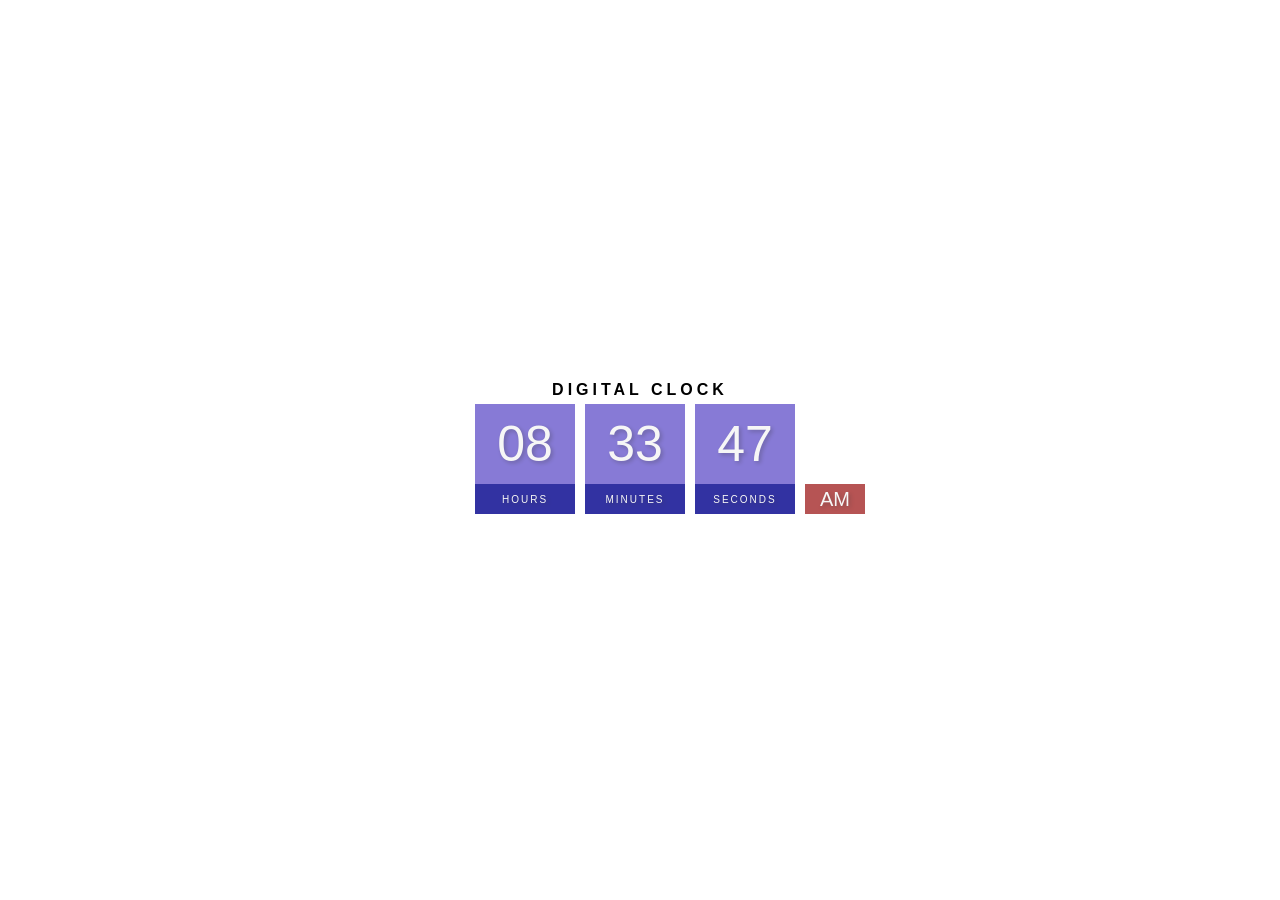
<file: index.html>
<!DOCTYPE html>
<html lang="en">
<head>
    <meta charset="UTF-8">
    <meta name="viewport" content="width=device-width, initial-scale=1.0">
    <title>Digital Clock</title>
    <link rel="stylesheet" href="style.css">
</head>
<body>
    <h1>Digital Clock</h1>
    <div class="Clock">
         <div>
            <span class="hour">00</span>
            <span class="text">Hours</span>
         </div>
         <div>
            <span class="minutes">00</span>
            <span class="text">Minutes</span>
         </div>
         <div>
            <span class="seconds">00</span>
            <span class="text">Seconds</span>
         </div>
         <div>
            <span class="ampm">AM</span>
         </div>
    </div>
    <script src="./app.js"></script>
</body>
</html>
</file>
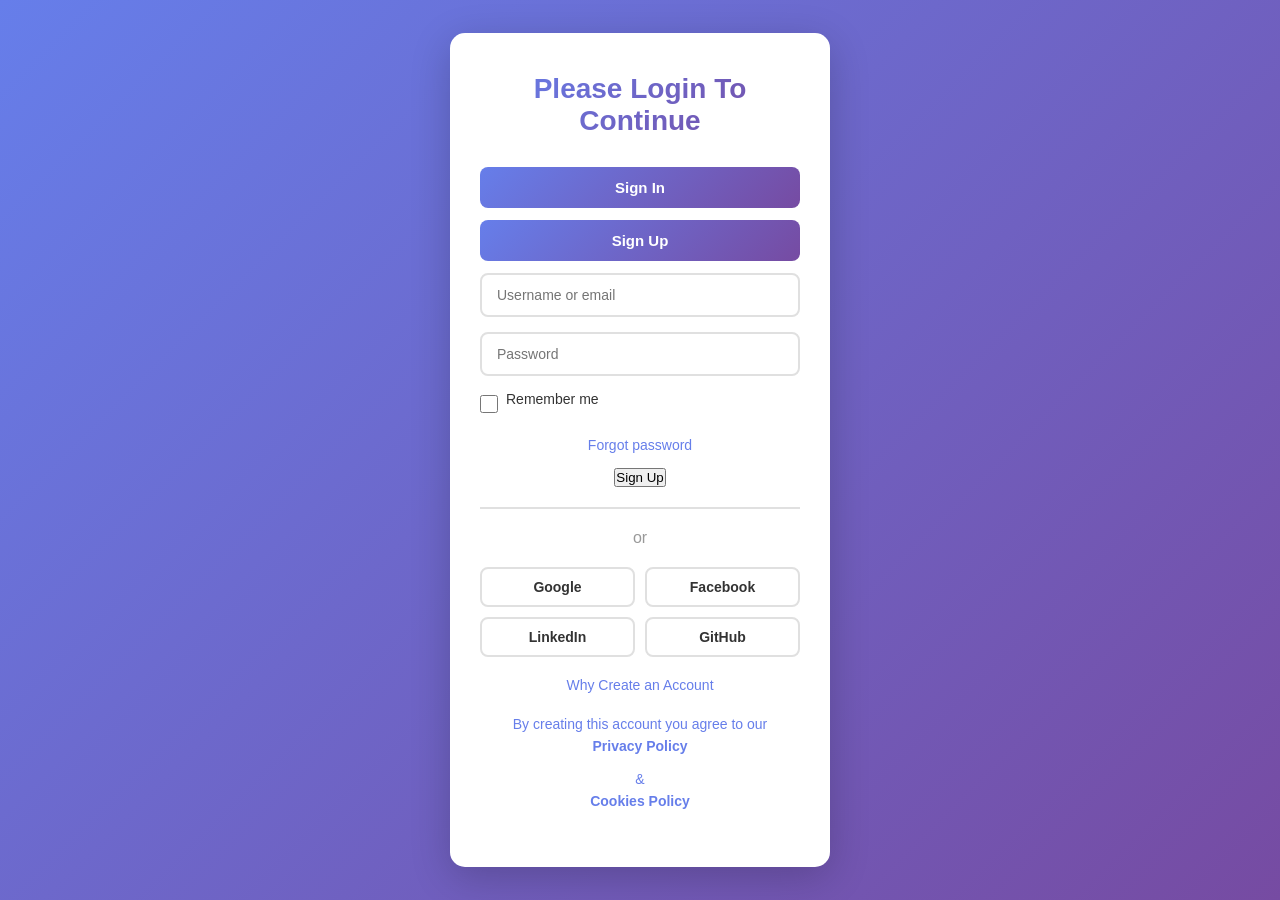
<file: first.html>
<!DOCTYPE html>
<html lang="en">
<head>
    <meta charset="UTF-8">
    <meta name="viewport" content="width=device-width, initial-scale=1.0">
    <title>Login Page</title>
    <link rel="stylesheet" href="first.css">
</head>
<body>
    <div class="Infopage">
       <h2>Please Login To Continue</h2>
       <div class="Infopage--1">
        <div class="first">
            <button>Sign In</button>
            <br>
            <button>Sign Up</button>
        </div>
        <div class="second">
            <input type="text" placeholder="Username or email">
            <input type="password" placeholder="Password">
        </div>
        <div class="third">
            <input type="checkbox" id="rememberMe">
            <label for="rememberMe"><span>Remember me</span></label>
        </div>
        <p>Forgot password</p>
        <div>
            <button>Sign Up</button>
        </div>
        <hr><span>or</span>
        <div class="social-buttons">
            <button>Google</button>
            <button>Facebook</button>
            <button>LinkedIn</button>
            <button>GitHub</button>
        </div>
        <div>
            <p>Why Create an Account</p>
        </div>
        <div class="policy">
            <p>By creating this account you agree to our <span>Privacy Policy</span> & <span>Cookies Policy</span></p>
        </div>
       </div>
    </div>
</body>
</html>
</file>
<file: style.css>
*{
    margin:0;
    padding:0;
    box-sizing: border-box;
    font-family: 'Gill Sans', 'Gill Sans MT', Calibri, 'Trebuchet MS', sans-serif;
}
body{
    display: flex;
    flex-direction: column;
    align-items: center;
    height: 100vh;
    justify-content: center;
    background-image: url("https://plus.unsplash.com/premium_photo-1675805015392-28fd80c551ec?q=80&w=1932&auto=format&fit=crop&ixlib=rb-4.0.3&ixid=M3wxMjA3fDB8MHxwaG90by1wYWdlfHx8fGVufDB8fHx8fA%3D%3D");
    background-size: cover;
    overflow: hidden;
}
h1{
    text-transform: uppercase;
    letter-spacing: 4px;
    font-size: 16px;
    text-align: center;
}
.Clock{
    display: flex;
}
.Clock div{
    margin:5px;
    position: relative;
}
.Clock span{
    width: 100px;
    height: 80px;
    background-color: slateblue;
    opacity: 0.8;
    color: whitesmoke;
    display: flex;
    justify-content: center;
    align-items: center;
    font-size: 50px;
    text-shadow: 2px 2px 4px rgba(0,0,0,0.3);
}
.Clock .text{
    height: 30px;
    font-size: 10px;
    text-transform: uppercase;
    letter-spacing: 2px;
    background-color: darkblue;
    opacity: 0.8;
}
.Clock .ampm{
    bottom: 0;
    position: absolute;
    width: 60px;
    height: 30px;
    font-size: 20px;
    background-color: brown;
}
/* @media screen body(min-width:500px)(max-width:850px){
    display:flex;
    flex-wrap:wrap;
} */
</file>
<file: first.css>
* {
    margin: 0;
    padding: 0;
    box-sizing: border-box;
}

body {
    font-family: 'Segoe UI', Tahoma, Geneva, Verdana, sans-serif;
    background: linear-gradient(135deg, #667eea 0%, #764ba2 100%);
    display: flex;
    justify-content: center;
    align-items: center;
    min-height: 100vh;
    padding: 20px;
}

.Infopage {
    background-color: #fff;
    padding: 40px 30px;
    border-radius: 15px;
    box-shadow: 0 10px 40px rgba(0, 0, 0, 0.2);
    text-align: center;
    width: 100%;
    max-width: 380px;
    animation: slideIn 0.5s ease-out;
    transition: all 0.3s ease;
}

.Infopage:hover {
    transform: translateY(-5px);
    box-shadow: 0 15px 50px rgba(0, 0, 0, 0.3);
}

@keyframes slideIn {
    from {
        opacity: 0;
        transform: translateY(-30px);
    }
    to {
        opacity: 1;
        transform: translateY(0);
    }
}

h2 {
    background: linear-gradient(135deg, #667eea 0%, #764ba2 100%);
    -webkit-background-clip: text;
    -webkit-text-fill-color: transparent;
    background-clip: text;
    font-size: 28px;
    margin-bottom: 30px;
    font-weight: 700;
}

.Infopage--1 {
    margin-top: 20px;
}

.first button {
    width: 100%;
    margin-bottom: 12px;
    padding: 12px 15px;
    border: none;
    border-radius: 8px;
    font-size: 15px;
    font-weight: 600;
    cursor: pointer;
    transition: all 0.3s ease;
    background: linear-gradient(135deg, #667eea 0%, #764ba2 100%);
    color: white;
}

.first button:hover {
    transform: translateY(-2px);
    box-shadow: 0 8px 20px rgba(102, 126, 234, 0.4);
}

.first button:active {
    transform: translateY(0);
    box-shadow: 0 4px 10px rgba(102, 126, 234, 0.3);
}

.second input {
    padding: 12px 15px;
    font-size: 14px;
    margin-bottom: 15px;
    border: 2px solid #e0e0e0;
    border-radius: 8px;
    transition: all 0.3s ease;
    width: 100%;
    box-sizing: border-box;
}

.second input:focus {
    outline: none;
    border-color: #667eea;
    box-shadow: 0 0 10px rgba(102, 126, 234, 0.3);
    background-color: #f8f9ff;
    transform: translateY(-2px);
}

.third {
    text-align: left;
    margin-bottom: 20px;
    display: flex;
    align-items: center;
    transition: all 0.3s ease;
}

.third:hover {
    transform: translateX(5px);
}

.third input[type="checkbox"] {
    margin-right: 8px;
    cursor: pointer;
    accent-color: #667eea;
    width: 18px;
    height: 18px;
}

.third label {
    cursor: pointer;
}

.third span {
    font-size: 14px;
    color: #333;
    font-weight: 500;
}

p {
    color: #667eea;
    cursor: pointer;
    font-size: 14px;
    transition: all 0.3s ease;
    font-weight: 500;
    margin: 15px 0;
}

p:hover {
    color: #764ba2;
    text-decoration: underline;
    transform: scale(1.05);
}

hr {
    border: none;
    border-top: 2px solid #e0e0e0;
    margin: 20px 0;
    transition: all 0.3s ease;
}

span {
    display: block;
    margin-bottom: 10px;
    color: #999;
    font-weight: 500;
}

.social-buttons {
    display: flex;
    flex-wrap: wrap;
    gap: 10px;
    margin: 20px 0;
    justify-content: center;
}

.social-buttons button {
    flex: 1;
    min-width: calc(50% - 5px);
    padding: 10px;
    font-size: 14px;
    font-weight: 600;
    border: 2px solid #e0e0e0;
    border-radius: 8px;
    background-color: #fff;
    cursor: pointer;
    transition: all 0.3s ease;
    color: #333;
}

.social-buttons button:hover {
    background: linear-gradient(135deg, #667eea 0%, #764ba2 100%);
    color: white;
    border-color: #667eea;
    transform: translateY(-3px);
    box-shadow: 0 8px 15px rgba(102, 126, 234, 0.2);
}

.social-buttons button:active {
    transform: translateY(-1px);
}

.policy {
    font-size: 12px;
    color: #999;
    margin-top: 20px;
    line-height: 1.6;
}

.policy span {
    color: #667eea;
    cursor: pointer;
    font-weight: 600;
    transition: all 0.3s ease;
}

.policy span:hover {
    color: #764ba2;
    text-decoration: underline;
}
</file>
